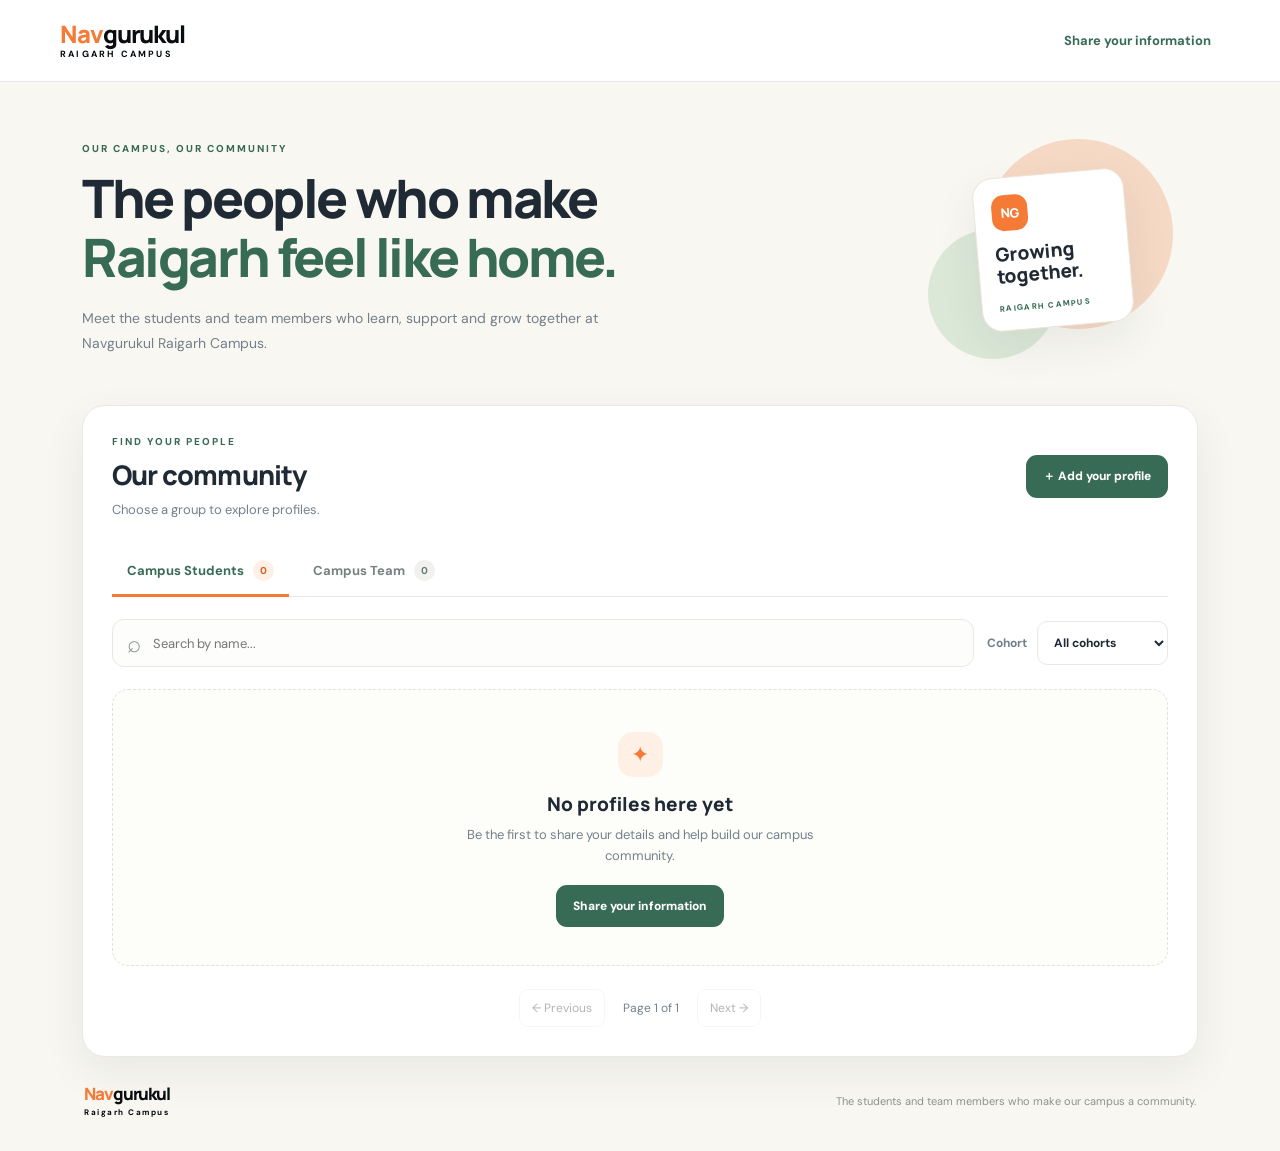
<file: index.html>
<!doctype html>
<html lang="en">
  <head>
    <meta charset="utf-8" />
    <meta name="viewport" content="width=device-width, initial-scale=1" />
    <title>Navgurukul Raigarh Campus Community</title>
    <link rel="stylesheet" href="style.css" />
    <script src="students.js" defer></script>
    <script src="script.js" defer></script>
  </head>
  <body>
    <header class="site-header">
      <a
        class="brand"
        href="index.html"
        aria-label="Navgurukul Raigarh Campus home"
      >
        <span class="brand-name"><span>Nav</span>gurukul</span
        ><span class="brand-campus">RAIGARH CAMPUS</span>
      </a>
      <a class="header-action" href="submit.html"
        >Share your information <span></span></a
      >
    </header>
    <main class="page-shell">
      <section class="hero">
        <div class="hero-copy">
          <p class="eyebrow">
            <span class="dot"></span> OUR CAMPUS, OUR COMMUNITY
          </p>
          <h1>The people who make<br /><span>Raigarh feel like home.</span></h1>
          <p class="hero-description">
            Meet the students and team members who learn, support and grow
            together at Navgurukul Raigarh Campus.
          </p>
        </div>
        <div class="hero-art" aria-hidden="true">
          <div class="art-circle circle-one"></div>
          <div class="art-circle circle-two"></div>
          <div class="art-card">
            <span>NG</span><b>Growing<br />together.</b
            ><small>RAIGARH CAMPUS</small>
          </div>
        </div>
      </section>
      <section class="community-panel">
        <div class="panel-heading">
          <div>
            <p class="eyebrow">FIND YOUR PEOPLE</p>
            <h2>Our community</h2>
            <p class="section-description">
              Choose a group to explore profiles.
            </p>
          </div>
          <a class="primary-button" href="submit.html">＋ Add your profile</a>
        </div>
        <div class="tabs" role="tablist" aria-label="Community groups">
          <button
            class="tab active"
            id="students-tab"
            data-group="students"
            role="tab"
            aria-selected="true"
          >
            Campus Students <span id="student-count">0</span>
          </button>
          <button
            class="tab"
            id="team-tab"
            data-group="team"
            role="tab"
            aria-selected="false"
          >
            Campus Team <span id="team-count">0</span>
          </button>
        </div>
        <div class="toolbar">
          <label class="search-box"
            ><span aria-hidden="true">⌕</span
            ><input
              id="search"
              placeholder="Search by name..."
              autocomplete="off"
              aria-label="Search by name"
          /></label>
          <label class="cohort-filter" id="cohort-wrap"
            >Cohort
            <select id="cohort">
              <option value="all">All cohorts</option>
              <option value="1">Cohort 1</option>
              <option value="2">Cohort 2</option>
            </select></label
          >
        </div>
        <div id="grid" class="people-grid"></div>
        <div id="empty" class="empty-state">
          <div class="empty-icon">✦</div>
          <h3>No profiles here yet</h3>
          <p>
            Be the first to share your details and help build our campus
            community.
          </p>
          <a class="primary-button" href="submit.html"
            >Share your information</a
          >
        </div>
        <nav class="pagination" aria-label="Profile pages">
          <button id="prev">← Previous</button><span id="page">Page 1</span
          ><button id="next">Next →</button>
        </nav>
      </section>
      <footer class="site-footer">
        <div>
          <span class="footer-brand"><span>Nav</span>gurukul</span
          ><span class="footer-campus">Raigarh Campus</span>
        </div>
        <p>The students and team members who make our campus a community.</p>
      </footer>
    </main>
  </body>
</html>
</file>
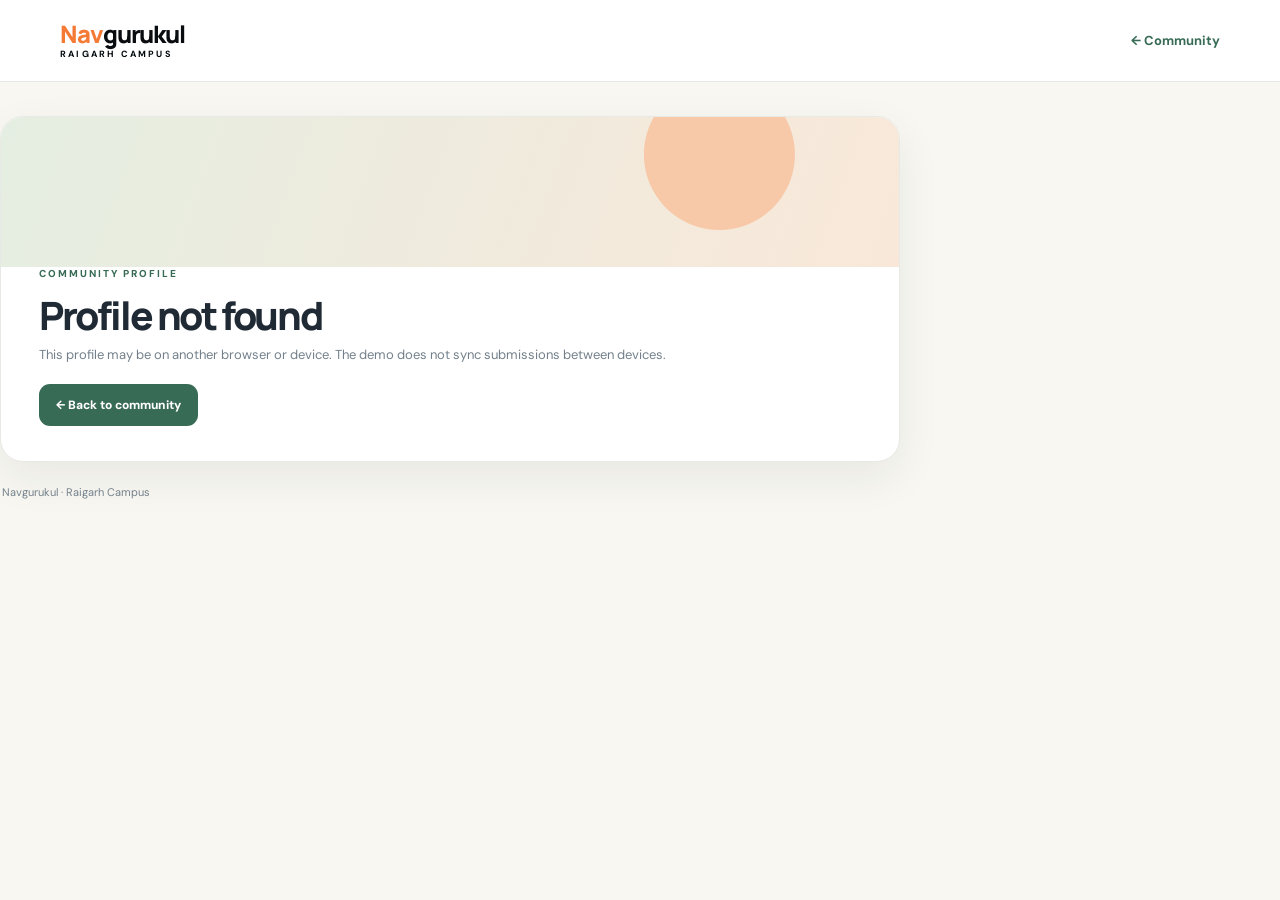
<file: student.html>
<!doctype html>
<html lang="en">
  <head>
    <meta charset="utf-8" />
    <meta name="viewport" content="width=device-width,initial-scale=1" />
    <title>Community profile | Navgurukul Raigarh</title>
    <link rel="stylesheet" href="style.css" />
    <link rel="stylesheet" href="profile.css" />
    <script src="profile.js" defer></script>
  </head>
  <body>
    <header class="site-header">
      <a class="brand" href="index.html"
        ><span class="brand-name"><span>Nav</span>gurukul</span
        ><span class="brand-campus">RAIGARH CAMPUS</span></a
      ><a class="header-action" href="index.html">← Community</a>
    </header>
    <main class="profile-wrap">
      <section class="profile">
        <div class="banner"></div>
        <div class="profile-body">
          <div id="avatar" class="profile-avatar">NG</div>
          <p class="eyebrow">
            <span class="dot"></span> RAIGARH CAMPUS COMMUNITY
          </p>
          <h1 id="name">Community profile</h1>
          <p class="profile-meta" id="meta">Navgurukul Raigarh Campus</p>
          <div class="subhead">
            <h2>Profile details</h2>
            <span id="role-label">Community member</span>
          </div>
          <div class="details">
            <div><small>Full name</small><b id="d-name">—</b></div>
            <div><small>Community type / role</small><b id="d-role">—</b></div>
            <div id="cohort-detail">
              <small>Cohort</small><b id="cohort">—</b>
            </div>
            <div>
              <small>Council post / campus role</small
              ><b id="council">Not provided</b>
            </div>
            <div>
              <small>Father's name</small><b id="father">Not provided</b>
            </div>
            <div>
              <small>Mother's name</small><b id="mother">Not provided</b>
            </div>
            <div><small>City</small><b id="city">Not provided</b></div>
            <div><small>District</small><b id="district">Not provided</b></div>
            <div>
              <small>What they are studying</small
              ><b id="study">Not provided</b>
            </div>
            <div>
              <small>Chosen language</small><b id="language">Not provided</b>
            </div>
            <div>
              <small>Campus joining date</small><b id="joining">Not provided</b>
            </div>
            <div>
              <small>Time at campus</small
              ><b id="duration">Add joining date to calculate</b>
            </div>
          </div>
          <div class="about">
            <h2>A little about me</h2>
            <p id="about">No introduction added yet.</p>
          </div>
          <p class="privacy">
            Mobile number is intentionally not displayed on this profile. Only
            share personal information with people who need it and have
            permission to see it.
          </p>
          <a class="primary-button" href="index.html">← Back to community</a>
        </div>
      </section>
      <footer class="profile-footer">Navgurukul · Raigarh Campus</footer>
    </main>
  </body>
</html>
</file>
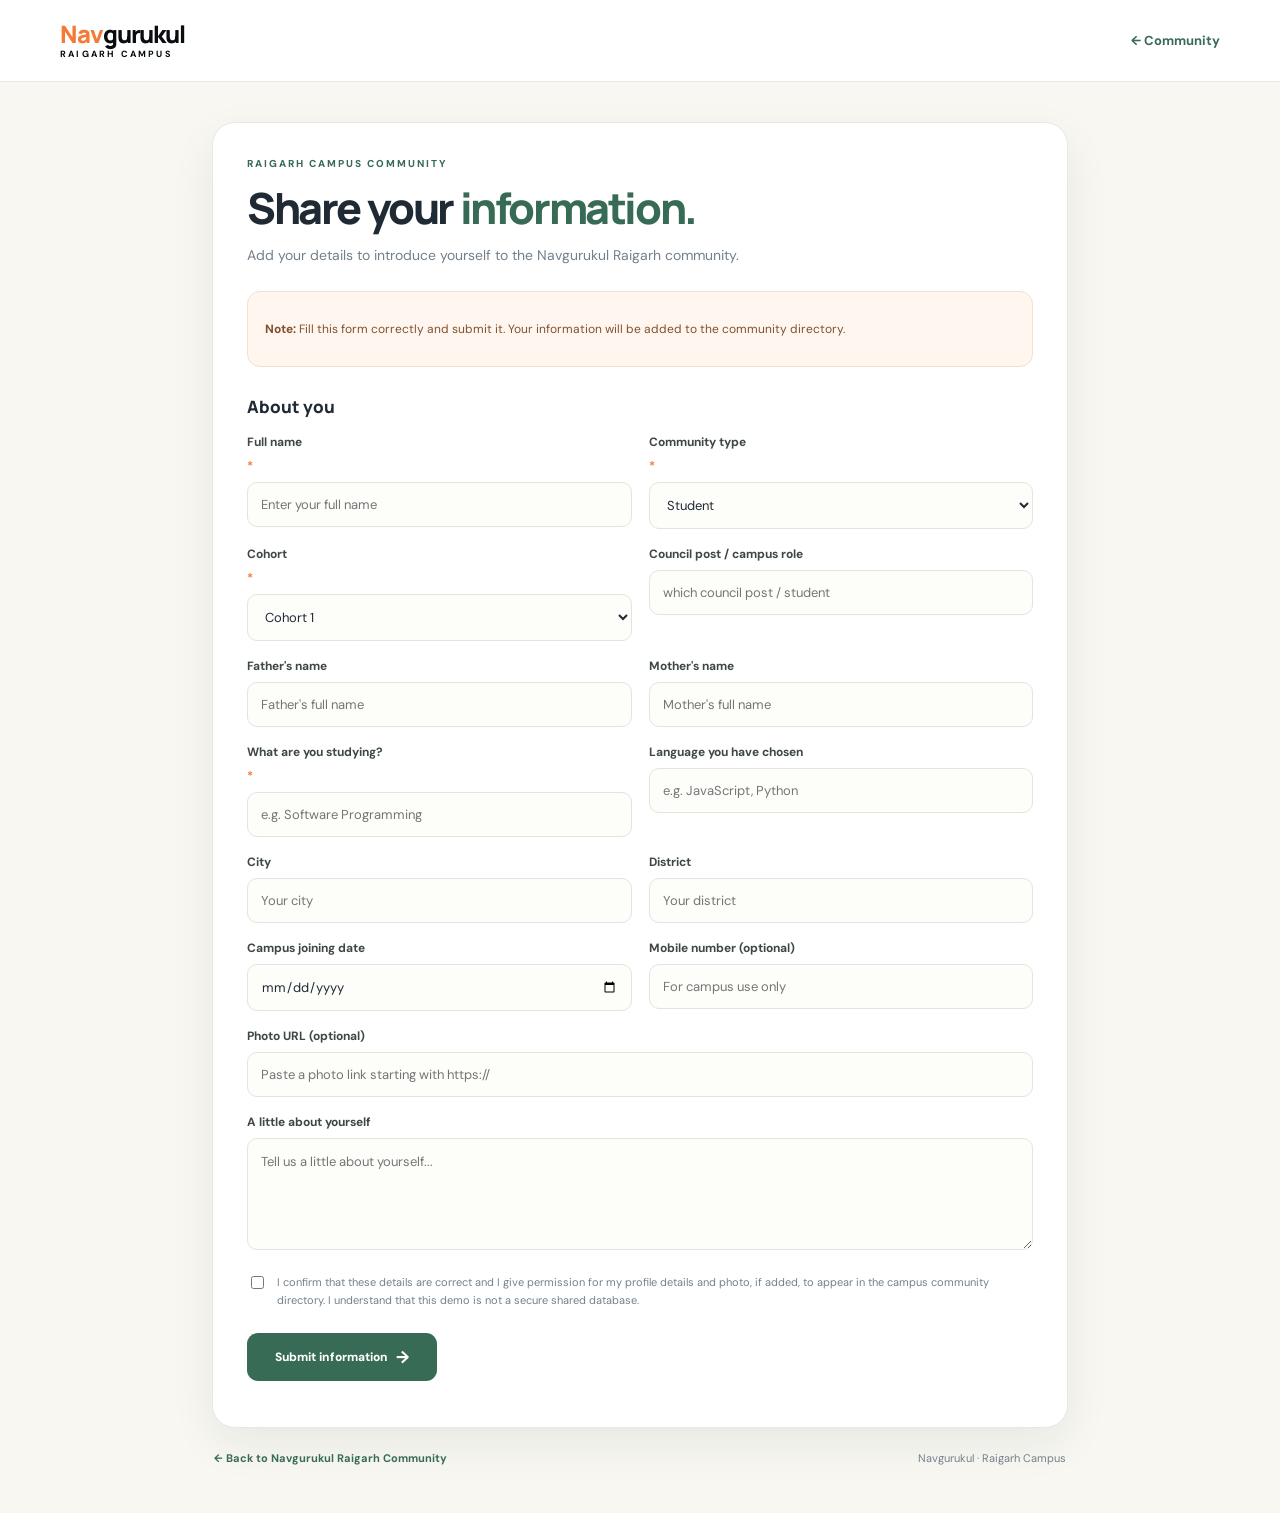
<file: submit.html>
<!doctype html>
<html lang="en">
  <head>
    <meta charset="utf-8" />
    <meta name="viewport" content="width=device-width,initial-scale=1" />
    <title>Share your information | Navgurukul Raigarh</title>
    <link rel="stylesheet" href="style.css" />
    <link rel="stylesheet" href="form.css" />
    <script src="students.js" defer></script>
    <script src="form.js" defer></script>
  </head>
  <body>
    <header class="site-header">
      <a class="brand" href="index.html"
        ><span class="brand-name"><span>Nav</span>gurukul</span
        ><span class="brand-campus">RAIGARH CAMPUS</span></a
      ><a class="header-action" href="index.html">← Community</a>
    </header>
    <main class="form-wrap">
      <section class="form-panel">
        <p class="eyebrow">
          <span class="dot"></span> RAIGARH CAMPUS COMMUNITY
        </p>
        <h1>Share your <span>information.</span></h1>
        <p class="form-intro">
          Add your details to introduce yourself to the Navgurukul Raigarh
          community.
        </p>
        <div class="notice"> 
          <p>
            <strong>Note:</strong> Fill this form correctly and submit it. Your information will be added to the community directory.
          </p>
        </div>
        <form id="form">
          <div class="form-section-title">About you</div>
          <div class="fields">
            <label
              >Full name <span class="required">*</span
              ><input
                name="name"
                required
                maxlength="80"
                placeholder="Enter your full name"
            /></label>
            <label
              >Community type <span class="required">*</span
              ><select name="role" id="role" required>
                <option value="Student">Student</option>
                <option value="Student Council">Student Council</option>
                <option value="Team Member">Campus Team Member</option>
              </select></label
            >
            <label id="cohort-field"
              >Cohort <span class="required">*</span
              ><select name="cohort" id="cohort">
                <option value="1">Cohort 1</option>
                <option value="2">Cohort 2</option>
              </select></label
            >
            <label id="council-field"
              >Council post / campus role<input
                name="councilPost"
                maxlength="100"
                placeholder="which council post / student"
            /></label>
            <label
              >Father's name<input
                name="fatherName"
                maxlength="80"
                placeholder="Father's full name"
            /></label>
            <label
              >Mother's name<input
                name="motherName"
                maxlength="80"
                placeholder="Mother's full name"
            /></label>
            <label
              >What are you studying? <span class="required">*</span
              ><input
                name="study"
                required
                maxlength="100"
                placeholder="e.g. Software Programming"
            /></label>
            <label
              >Language you have chosen<input
                name="language"
                maxlength="80"
                placeholder="e.g. JavaScript, Python"
            /></label>
            <label
              >City<input name="city" maxlength="80" placeholder="Your city"
            /></label>
            <label
              >District<input
                name="district"
                maxlength="80"
                placeholder="Your district"
            /></label>
            <label
              >Campus joining date<input
                name="joiningDate"
                id="joining"
                type="date"
            /></label>
            <label
              >Mobile number (optional)<input
                name="mobile"
                type="tel"
                inputmode="tel"
                maxlength="16"
                placeholder="For campus use only"
            /></label>
            <label class="wide"
              >Photo URL (optional)<input
                name="photo"
                type="url"
                placeholder="Paste a photo link starting with https://"
            /></label>
            <label class="wide"
              >A little about yourself<textarea
                name="about"
                rows="4"
                maxlength="600"
                placeholder="Tell us a little about yourself..."
              ></textarea>
            </label>
          </div>
          <label class="consent"
            ><input type="checkbox" required /><span
              >I confirm that these details are correct and I give permission
              for my profile details and photo, if added, to appear in the
              campus community directory. I understand that this demo is not a
              secure shared database.</span
            ></label
          >
          <button class="primary-button submit-button" type="submit">
            Submit information <span>→</span>
          </button>
          <p id="message" class="message" role="status" aria-live="polite"></p>
        </form>
      </section>
      <footer class="form-footer">
        <a href="index.html">← Back to Navgurukul Raigarh Community</a
        ><span>Navgurukul · Raigarh Campus</span>
      </footer>
    </main>
  </body>
</html>
</file>
<file: style.css>
@import url("https://fonts.googleapis.com/css2?family=DM+Sans:wght@400;500;600;700&family=Manrope:wght@500;600;700;800&display=swap");
:root {
  --ink: #202a35;
  --muted: #73808b;
  --line: #e7e9e5;
  --orange: #f47a35;
  --orange-dark: #d85f20;
  --green: #386b55;
  --green-soft: #e9f2ec;
  --cream: #f8f7f2;
  --paper: #fff;
  --sand: #f1e8d9;
  --shadow: 0 16px 45px rgba(33, 47, 39, 0.07);
}
* {
  box-sizing: border-box;
}
html {
  scroll-behavior: smooth;
}
body {
  margin: 0;
  background: var(--cream);
  color: var(--ink);
  font-family: "DM Sans", sans-serif;
}
a {
  color: inherit;
  text-decoration: none;
}
button,
input,
select {
  font: inherit;
}
.site-header {
  height: 82px;
  background: #fff;
  border-bottom: 1px solid var(--line);
  display: flex;
  align-items: center;
  justify-content: space-between;
  padding: 0 max(22px, calc((100% - 1160px) / 2));
  position: sticky;
  top: 0;
  z-index: 5;
}
.brand {
  display: flex;
  flex-direction: column;
  gap: 1px;
}
.brand-name,
.footer-brand {
  font:
    800 24px/1.1 Manrope,
    sans-serif;
  letter-spacing: -1.1px;
  color: #0a0d10;
}
.brand-name span,
.footer-brand span {
  color: var(--orange);
}
.brand-campus,
.footer-campus {
  font-size: 9px;
  letter-spacing: 2.2px;
  font-weight: 700;
  color: #01080c;
}
.header-action {
  font-size: 13px;
  font-weight: 700;
  color: var(--green);
  display: flex;
  align-items: center;
  gap: 9px;
}
.header-action span {
  font-size: 18px;
  color: var(--orange);
}
.page-shell {
  max-width: 1160px;
  margin: auto;
  padding: 0 22px;
}
.hero {
  min-height: 320px;
  padding: 57px 0 46px;
  display: flex;
  align-items: center;
  justify-content: space-between;
  gap: 30px;
  overflow: hidden;
}
.hero-copy {
  max-width: 650px;
  position: relative;
  z-index: 1;
}
.eyebrow {
  font-size: 10px;
  letter-spacing: 2px;
  color: var(--green);
  font-weight: 800;
  margin: 0 0 14px;
}
/* .dot {
  display: inline-block;
  width: 7px;
  height: 7px;
  border-radius: 50%;
  background: var(--orange);
  margin-right: 7px;
} */
h1 {
  font:
    800 clamp(34px, 5vw, 53px)/1.12 Manrope,
    sans-serif;
  letter-spacing: -2.4px;
  margin: 0 0 18px;
}
h1 span {
  color: var(--green);
}
.hero-description {
  font-size: 14px;
  line-height: 1.8;
  color: var(--muted);
  max-width: 520px;
  margin: 0;
}
.hero-art {
  width: 245px;
  height: 220px;
  flex: 0 0 245px;
  position: relative;
  margin-right: 25px;
}
.art-circle {
  position: absolute;
  border-radius: 50%;
}
.circle-one {
  width: 190px;
  height: 190px;
  background: #f5d9c5;
  right: 0;
  top: 0;
}
.circle-two {
  width: 130px;
  height: 130px;
  background: #dbe8d8;
  left: 0;
  bottom: 0;
}
.art-card {
  position: absolute;
  width: 152px;
  height: 154px;
  background: #fff;
  border: 1px solid #eee4d8;
  box-shadow: var(--shadow);
  border-radius: 20px;
  left: 49px;
  top: 34px;
  transform: rotate(-5deg);
  padding: 17px;
  display: flex;
  flex-direction: column;
}
.art-card span {
  display: grid;
  place-items: center;
  width: 36px;
  height: 36px;
  background: var(--orange);
  border-radius: 12px;
  color: white;
  font: 800 13px Manrope;
  margin-bottom: 13px;
}
.art-card b {
  font: 800 19px/1.15 Manrope;
}
.art-card small {
  font-size: 8px;
  letter-spacing: 1.3px;
  color: var(--green);
  font-weight: 800;
  margin-top: auto;
}
.community-panel {
  background: #fff;
  border: 1px solid var(--line);
  border-radius: 23px;
  padding: 29px;
  box-shadow: var(--shadow);
}
.panel-heading {
  display: flex;
  justify-content: space-between;
  align-items: center;
  gap: 20px;
}
.panel-heading .eyebrow {
  margin-bottom: 8px;
}
h2 {
  font: 800 27px Manrope;
  letter-spacing: -0.8px;
  margin: 0;
}
.section-description {
  color: var(--muted);
  font-size: 13px;
  margin: 8px 0 0;
}
.primary-button {
  display: inline-flex;
  justify-content: center;
  align-items: center;
  gap: 8px;
  border: 0;
  border-radius: 11px;
  padding: 13px 17px;
  background: var(--green);
  color: #fff;
  font-size: 12px;
  font-weight: 800;
  transition:
    transform 0.15s,
    background 0.15s;
}
.primary-button:hover {
  background: #2d5945;
  transform: translateY(-1px);
}
.tabs {
  display: flex;
  gap: 9px;
  border-bottom: 1px solid var(--line);
  margin-top: 28px;
}
.tab {
  display: flex;
  align-items: center;
  gap: 9px;
  background: transparent;
  border: 0;
  border-bottom: 3px solid transparent;
  padding: 14px 15px 13px;
  color: #77817f;
  font-size: 13px;
  font-weight: 700;
  cursor: pointer;
  margin-bottom: -1px;
}
.tab span {
  font-size: 10px;
  border-radius: 20px;
  background: #f1f2ef;
  padding: 4px 7px;
  color: #6c7771;
}
.tab.active {
  color: var(--green);
  border-bottom-color: var(--orange);
}
.tab.active span {
  background: #fff0e6;
  color: var(--orange-dark);
}
.toolbar {
  display: flex;
  gap: 13px;
  margin: 22px 0;
}
.search-box {
  height: 48px;
  display: flex;
  align-items: center;
  gap: 10px;
  border: 1px solid var(--line);
  border-radius: 12px;
  padding: 0 14px;
  flex: 1;
  color: #8c9691;
  background: #fdfdfb;
}
.search-box > span {
  font-size: 24px;
}
.search-box input {
  border: 0;
  outline: 0;
  flex: 1;
  min-width: 0;
  background: transparent;
  font-size: 13px;
  color: var(--ink);
}
.cohort-filter {
  display: flex;
  align-items: center;
  gap: 10px;
  color: var(--muted);
  font-size: 12px;
  font-weight: 700;
}
.cohort-filter select {
  border: 1px solid var(--line);
  border-radius: 10px;
  background: #fff;
  padding: 12px 35px 12px 12px;
  color: var(--ink);
  outline-color: #c9d8cd;
}
.people-grid {
  display: grid;
  grid-template-columns: repeat(4, minmax(0, 1fr));
  gap: 15px;
}
.person-card {
  border: 1px solid var(--line);
  border-radius: 17px;
  padding: 22px 12px 18px;
  display: flex;
  align-items: center;
  flex-direction: column;
  text-align: center;
  min-width: 0;
  background: #fff;
  transition:
    transform 0.18s,
    border-color 0.18s,
    box-shadow 0.18s;
}
.person-card:hover {
  transform: translateY(-3px);
  border-color: #e9b18f;
  box-shadow: 0 12px 25px rgba(70, 70, 50, 0.08);
}
.avatar {
  width: 105px;
  height: 105px;
  border-radius: 50%;
  display: grid;
  place-items: center;
  overflow: hidden;
  background: var(--green-soft);
  color: var(--green);
  font: 800 25px Manrope;
  border: 4px solid white;
  box-shadow: 0 0 0 1px #dfe9df;
  margin-bottom: 14px;
}
.person-card:nth-child(3n + 2) .avatar {
  background: #fff0e6;
  color: var(--orange-dark);
  box-shadow: 0 0 0 1px #f5dfd0;
}
.person-card:nth-child(3n) .avatar {
  background: #f5eedf;
  color: #86623d;
  box-shadow: 0 0 0 1px #eee1c9;
}
.avatar img {
  width: 100%;
  height: 100%;
  object-fit: cover;
}
.person-card strong {
  font-size: 14px;
  line-height: 1.4;
  overflow-wrap: anywhere;
}
.role-pill {
  background: var(--green-soft);
  color: var(--green);
  border-radius: 20px;
  padding: 6px 10px;
  margin-top: 10px;
  font-size: 10px;
  font-weight: 800;
}
.person-card:nth-child(3n + 2) .role-pill {
  background: #fff0e6;
  color: var(--orange-dark);
}
.empty-state {
  text-align: center;
  padding: 42px 15px 38px;
  border: 1px dashed #dfe4dc;
  border-radius: 16px;
  background: #fdfdfa;
}
.empty-icon {
  width: 45px;
  height: 45px;
  border-radius: 15px;
  background: #fff0e6;
  color: var(--orange);
  display: grid;
  place-items: center;
  font-size: 22px;
  margin: 0 auto 14px;
}
.empty-state h3 {
  font: 800 19px Manrope;
  margin: 0 0 8px;
}
.empty-state p {
  font-size: 13px;
  line-height: 1.6;
  color: var(--muted);
  max-width: 370px;
  margin: 0 auto 18px;
}
.pagination {
  display: flex;
  justify-content: center;
  align-items: center;
  gap: 18px;
  padding-top: 23px;
  font-size: 12px;
  color: var(--muted);
}
.pagination button {
  background: #fff;
  border: 1px solid var(--line);
  border-radius: 9px;
  padding: 10px 12px;
  color: var(--ink);
  cursor: pointer;
}
.pagination button:disabled {
  opacity: 0.35;
  cursor: not-allowed;
}
.site-footer {
  display: flex;
  align-items: center;
  justify-content: space-between;
  gap: 18px;
  padding: 28px 2px 34px;
}
.site-footer > div {
  display: flex;
  flex-direction: column;
  gap: 4px;
}
.footer-brand {
  font-size: 17px;
}
.footer-campus {
  font-size: 8px;
  letter-spacing: 1.5px;
}
.site-footer p {
  font-size: 11px;
  color: #8a938c;
  margin: 0;
}
@media (max-width: 900px) {
  .people-grid {
    grid-template-columns: repeat(3, minmax(0, 1fr));
  }
  .hero-art {
    margin-right: 0;
    transform: scale(0.88);
    transform-origin: center right;
  }
}
@media (max-width: 650px) {
  .site-header {
    padding: 0 15px;
    height: 70px;
  }
  .brand-name {
    font-size: 21px;
  }
  .brand-campus {
    font-size: 8px;
  }
  .header-action {
    font-size: 11px;
  }
  .page-shell {
    padding: 0 13px;
  }
  .hero {
    padding: 38px 3px 31px;
    min-height: auto;
  }
  .hero-art {
    display: none;
  }
  h1 {
    font-size: 36px;
    letter-spacing: -1.7px;
  }
  .hero-description {
    font-size: 13px;
  }
  .community-panel {
    padding: 20px 13px;
    border-radius: 18px;
  }
  .panel-heading {
    align-items: flex-start;
    flex-direction: column;
  }
  h2 {
    font-size: 24px;
  }
  .panel-heading .primary-button {
    width: 100%;
  }
  .tabs {
    margin-top: 22px;
  }
  .tab {
    font-size: 12px;
    padding: 13px 9px;
  }
  .toolbar {
    flex-direction: column;
  }
  .cohort-filter {
    justify-content: space-between;
  }
  .cohort-filter select {
    flex: 1;
  }
  .people-grid {
    grid-template-columns: repeat(2, minmax(0, 1fr));
    gap: 9px;
  }
  .person-card {
    padding: 17px 7px;
  }
  .avatar {
    width: 84px;
    height: 84px;
    font-size: 22px;
  }
  .pagination {
    gap: 9px;
  }
  .site-footer {
    align-items: flex-start;
    flex-direction: column;
    gap: 10px;
    padding: 24px 3px;
  }
  .empty-state {
    padding: 32px 13px;
  }
}
</file>
<file: profile.css>
.profile-wrap {
  max-width: 900px;
  padding-top: 34px;
}
.profile {
  background: #fff;
  border: 1px solid var(--line);
  border-radius: 23px;
  overflow: hidden;
  box-shadow: var(--shadow);
}
.banner {
  height: 150px;
  background:
    radial-gradient(circle at 80% 25%, #f7c9a9 0 75px, transparent 76px),
    linear-gradient(110deg, #e5eee2, #f9e8d9);
}
.profile-body {
  padding: 0 38px 35px;
}
.profile-avatar {
  width: 124px;
  height: 124px;
  border-radius: 50%;
  margin-top: -62px;
  margin-bottom: 18px;
  position: relative;
  display: grid;
  place-items: center;
  overflow: hidden;
  background: var(--green-soft);
  border: 6px solid white;
  box-shadow: 0 0 0 1px var(--line);
  font: 800 30px Manrope;
  color: var(--green);
}
.profile-avatar img {
  width: 100%;
  height: 100%;
  object-fit: cover;
}
.profile-body h1 {
  font-size: clamp(30px, 4vw, 39px);
  margin-bottom: 8px;
  overflow-wrap: anywhere;
}
.profile-meta {
  font-size: 13px;
  color: var(--muted);
  margin: 0;
}
.subhead {
  display: flex;
  justify-content: space-between;
  align-items: center;
  gap: 12px;
  margin: 28px 0 15px;
}
.subhead h2,
.about h2 {
  font-size: 19px;
}
.subhead span {
  font-size: 11px;
  color: var(--green);
  background: var(--green-soft);
  padding: 7px 10px;
  border-radius: 20px;
}
.details {
  display: grid;
  grid-template-columns: repeat(2, minmax(0, 1fr));
  gap: 11px;
}
.details > div {
  border: 1px solid var(--line);
  background: #fdfdfa;
  border-radius: 11px;
  padding: 14px;
  min-width: 0;
}
.details small,
.details b {
  display: block;
}
.details small {
  font-size: 11px;
  color: var(--muted);
  margin-bottom: 8px;
}
.details b {
  font-size: 13px;
  overflow-wrap: anywhere;
}
.about {
  border: 1px solid var(--line);
  border-radius: 12px;
  padding: 17px;
  margin: 22px 0;
}
.about h2 {
  margin: 0 0 8px;
}
.about p {
  font-size: 13px;
  line-height: 1.7;
  color: var(--muted);
  white-space: pre-wrap;
  margin: 0;
}
.privacy {
  font-size: 11px;
  color: var(--muted);
  line-height: 1.7;
  margin: 0 0 22px;
}
.profile-footer {
  padding: 23px 2px;
  color: var(--muted);
  font-size: 11px;
}
@media (max-width: 620px) {
  .profile-wrap {
    padding: 22px 13px;
  }
  .profile-body {
    padding: 0 18px 25px;
  }
  .profile-avatar {
    width: 104px;
    height: 104px;
    margin-top: -52px;
  }
  .details {
    grid-template-columns: 1fr;
  }
  .subhead {
    align-items: flex-start;
    flex-direction: column;
  }
}
</file>
<file: form.css>
.form-wrap {
  max-width: 900px;
  margin: 0 auto;
  padding: 40px 22px 25px;
}
.form-panel {
  background: #fff;
  border: 1px solid var(--line);
  border-radius: 23px;
  padding: 34px;
  box-shadow: var(--shadow);
}
.form-panel h1 {
  font-size: clamp(32px, 5vw, 43px);
  margin-bottom: 12px;
}
.form-panel h1 span {
  color: var(--green);
}
.form-intro {
  font-size: 14px;
  line-height: 1.7;
  color: var(--muted);
  margin: 0;
}
.notice {
  display: flex;
  flex-direction: column;
  gap: 6px;
  background: #fff7ef;
  border: 1px solid #f3dfcd;
  border-radius: 13px;
  padding: 15px 17px;
  margin: 23px 0;
  color: #81502e;
  font-size: 12px;
  line-height: 1.7;
}
.form-section-title {
  font: 800 17px Manrope;
  margin: 28px 0 16px;
}
.fields {
  display: grid;
  grid-template-columns: repeat(2, minmax(0, 1fr));
  gap: 17px;
}
.fields label {
  display: flex;
  flex-direction: column;
  gap: 8px;
  font-size: 12px;
  font-weight: 700;
  color: #3e4843;
  min-width: 0;
}
.required {
  color: var(--orange);
}
.fields input,
.fields select,
.fields textarea {
  width: 100%;
  border: 1px solid #e1e5de;
  border-radius: 10px;
  padding: 13px;
  background: #fdfdfa;
  font:
    13px "DM Sans",
    sans-serif;
  color: var(--ink);
  outline: none;
}
.fields input:focus,
.fields select:focus,
.fields textarea:focus {
  border-color: #8bab96;
  box-shadow: 0 0 0 3px #e9f2ec;
}
.fields textarea {
  resize: vertical;
  line-height: 1.6;
}
.wide {
  grid-column: 1/-1;
}
.consent {
  display: flex;
  align-items: flex-start;
  gap: 10px;
  margin: 23px 0;
  color: var(--muted);
  font-size: 11px;
  line-height: 1.7;
}
.consent input {
  margin-top: 3px;
  accent-color: var(--green);
  flex: 0 0 auto;
}
.submit-button {
  min-width: 190px;
}
.submit-button span {
  font-size: 17px;
}
.message {
  font-size: 12px;
  line-height: 1.7;
  color: var(--green);
  font-weight: 700;
}
.form-footer {
  display: flex;
  justify-content: space-between;
  gap: 15px;
  padding: 23px 2px;
  color: var(--muted);
  font-size: 11px;
}
.form-footer a {
  color: var(--green);
  font-weight: 700;
}
@media (max-width: 620px) {
  .form-wrap {
    padding: 24px 13px;
  }
  .form-panel {
    padding: 23px 16px;
  }
  .fields {
    grid-template-columns: 1fr;
  }
  .wide {
    grid-column: auto;
  }
  .form-footer {
    flex-direction: column;
  }
  .submit-button {
    width: 100%;
  }
}
</file>
